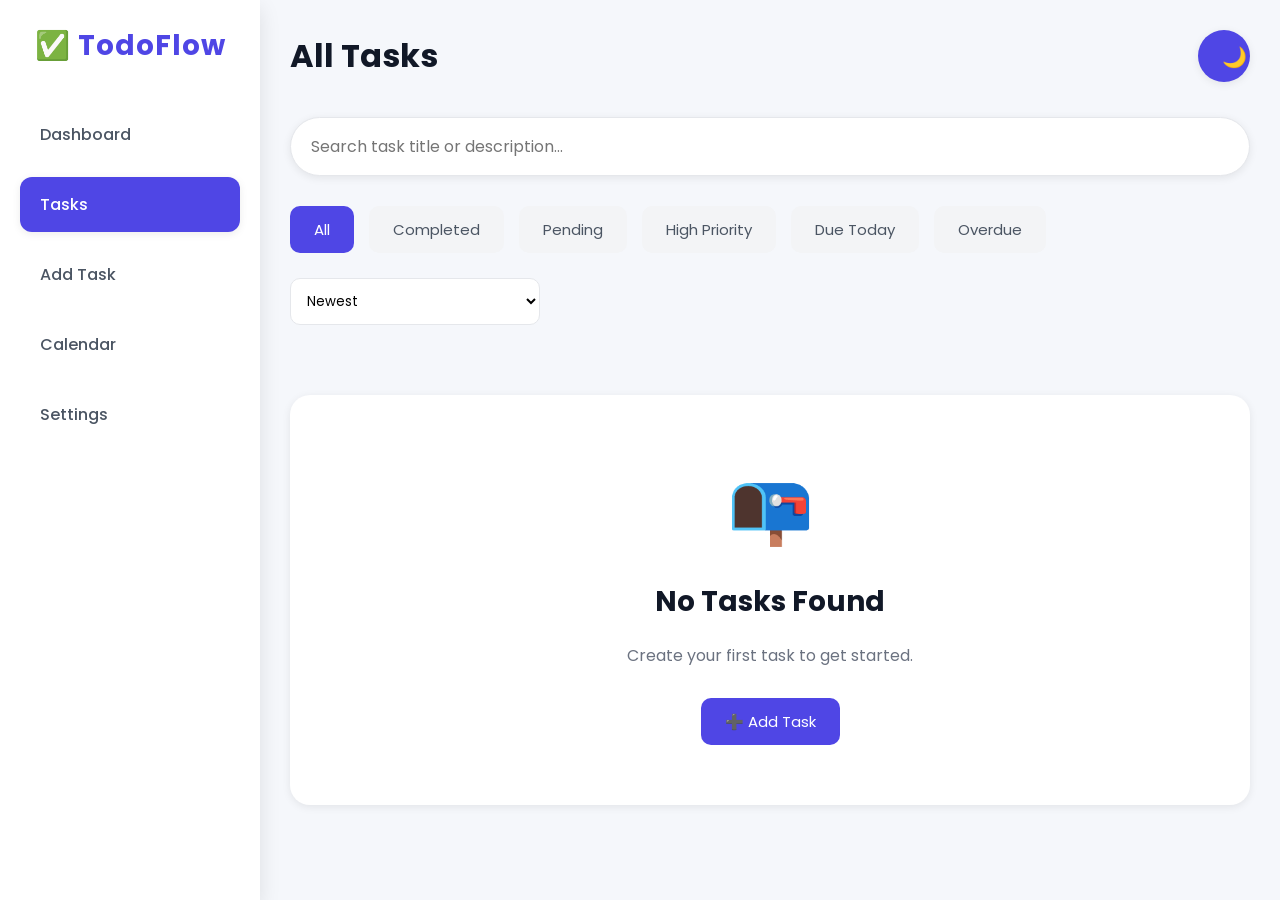
<file: tasks.html>
<!DOCTYPE html>
<html lang="en">

<head>

    <meta charset="UTF-8">
    <meta name="viewport" content="width=device-width, initial-scale=1.0">

    <title>TodoFlow | Tasks</title>

    <!-- CSS -->
    <link rel="stylesheet" href="style.css">
    
</head>

<body>

    <!-- ======================
SIDEBAR
====================== -->

    <aside class="sidebar">


        <div class="logo">
            <h2>✅ TodoFlow</h2>
        </div>

        <nav>

            <a href="index.html">Dashboard</a>

            <a class="active" href="tasks.html">Tasks</a>

            <a href="add-task.html">Add Task</a>

            <a href="calendar.html">Calendar</a>

            <a href="settings.html">Settings</a>

        </nav>

    </aside>



    <!-- ======================
MAIN
====================== -->

    <div class="main">

        <header>

            <h1>

                All Tasks

            </h1>

            <button id="themeToggle">

                🌙

            </button>


        </header>


        <!-- ======================
SEARCH
====================== -->

        <section class="search-section">

            <input type="text" id="searchInput" placeholder="Search task title or description...">

        </section>


        <!-- ======================
FILTERS

====================== -->

        <section class="filters">

            <button class="filter-btn active" data-filter="all">
                All
            </button>

            <button class="filter-btn" data-filter="completed">
                Completed
            </button>

            <button class="filter-btn" data-filter="pending">
                Pending
            </button>

            <button class="filter-btn" data-filter="high">

                High Priority
            </button>

            <button class="filter-btn" data-filter="today">
                Due Today
            </button>

            <button class="filter-btn" data-filter="overdue">
                Overdue
            </button>

        </section>


        <!-- ======================
SORTING
====================== -->

        <section class="sorting">


            <select id="sortTasks">

                <option value="newest">
                    Newest
                </option>

                <option value="oldest">
                    Oldest
                </option>

                <option value="alphabetical">
                    Alphabetical
                </option>

                <option value="priority">
                    Priority
                </option>

                <option value="date">
                    Due Date

                </option>

            </select>

        </section>


        <!-- ======================
TASK LIST
====================== -->

        <section id="taskContainer" class="task-container">

            <!-- JS inserts cards here -->

        </section>


        <!-- ======================
EMPTY STATE

====================== -->

        <section id="emptyState" class="empty-state">

            <h2>

                📭

            </h2>

            <h3>

                No Tasks Found

            </h3>

            <p>

                Create your first task to get started.

            </p>

            <a href="add-task.html">

                <button>

                    ➕ Add Task

                </button>

            </a>

        </section>


    </div>

    <!-- ==================================
EDIT TASK MODAL
=================================== 

-->

    <div class="modal" id="editModal">

        <div class="modal-content">

            <span class="close">

                &times;

            </span>

            <h2>

                Edit Task

            </h2>

            <form id="editTaskForm">

                <input type="text" id="editTitle" placeholder="Task Title">

                <textarea id="editDescription" placeholder="Description">
</textarea>

                <select id="editCategory">

                    <option>📚 School</option>

                    <option>💼 Work</option>

                    <option>🏠 Home</option>

                    <option>🛒 Shopping</option>

                    <option>💪 Fitness</option>

                    <option>🎮 Gaming</option>

                </select>

                <input type="date" id="editDate">

                <input type="time" id="editTime">

                <select id="editPriority">

                    <option>Low</option>

                    <option>Medium</option>

                    <option>High</option>

                </select>

                <input type="color" id="editColor">

                <input type="text" id="editEmoji" placeholder="Emoji">

                <div class="modal-buttons">

                    <button type="submit">

                        Save Changes

                    </button>

                    <button type="button" id="cancelEdit">

                        Cancel

                    </button>

                </div>

            </form>


        </div>

    </div>


    <!-- ==================================
DELETE MODAL
=================================== -->

    <div class="modal" id="deleteModal">

        <div class="modal-content">

            <h2>

                Delete Task

            </h2>


            <p>

                Are you sure you want to delete this task?

            </p>

            <div class="modal-buttons">

                <button id="confirmDelete">

                    Delete

                </button>

                <button id="cancelDelete">

                    Cancel

                </button>

            </div>

        </div>

    </div>


    <!-- ======================
TOAST
====================== -->

    <div id="toastContainer"></div>


    <!-- ======================
JAVASCRIPT
====================== -->

    <script src="storage.js"></script>

    <script src="tasks.js"></script>


    <script src="filter.js"></script>

    <script src="search.js"></script>

    <script src="sort.js"></script>

    <script src="modal.js"></script>

    <script src="theme.js"></script>

    <script src="toast.js"></script>

    <script src="script.js"></script>

</body>

</html>
</file>
<file: style.css>
/* =====================================================
   TODOFLOW
   Global Styles
   Author: Your Name
   Version: 1.0
===================================================== */

/* ==========================
   GOOGLE FONT
========================== */

@import url('https://fonts.googleapis.com/css2?family=Poppins:wght@300;400;500;600;700;800&display=swap');


/* ==========================

   CSS VARIABLES
========================== */

:root {

    /* Primary Colors */

    --primary: #4F46E5;
    --secondary: #6366F1;
    --accent: #22C55E;

    /* Status Colors */

    --success: #16A34A;
    --warning: #F59E0B;
    --danger: #EF4444;
    --info: #0EA5E9;

    /* Neutral Colors */

    --white: #ffffff;

    --black: #111827;

    --gray-100: #F9FAFB;
    --gray-200: #F3F4F6;
    --gray-300: #E5E7EB;
    --gray-400: #D1D5DB;
    --gray-500: #9CA3AF;
    --gray-600: #6B7280;
    --gray-700: #4B5563;
    --gray-800: #374151;
    --gray-900: #1F2937;

    /* Background */

    --background: #F5F7FB;

    /* Sidebar */

    --sidebar-width: 260px;

    /* Radius */


    --radius-sm: 8px;
    --radius-md: 12px;
    --radius-lg: 18px;
    --radius-xl: 25px;

    /* Shadow */

    --shadow-sm: 0 2px 8px rgba(0, 0, 0, .08);

    --shadow-md: 0 8px 20px rgba(0, 0, 0, .10);

    --shadow-lg: 0 15px 35px rgba(0, 0, 0, .18);

    /* Transition */

    --transition: .35s ease;

}

/* ==========================
   DARK MODE VARIABLES
========================== */

body.dark {

    --background: #111827;

    --white: #1F2937;

    --black: #F9FAFB;

    --gray-100: #1F2937;
    --gray-200: #374151;
    --gray-300: #4B5563;
    --gray-400: #6B7280;
    --gray-500: #9CA3AF;
    --gray-600: #D1D5DB;
    --gray-700: #E5E7EB;
    --gray-800: #F3F4F6;
    --gray-900: #FFFFFF;


}


/* ==========================
   RESET
========================== */

* {

    margin: 0;

    padding: 0;

    box-sizing: border-box;

}


html {

    scroll-behavior: smooth;

}


/* ==========================
   BODY
========================== */

body {

    font-family: 'Poppins', sans-serif;

    background: var(--background);

    color: var(--black);

    transition: var(--transition);

    min-height: 100vh;

}


/* ==========================
   LINKS
========================== */

a {

    text-decoration: none;

    color: inherit;

}


/* ==========================
   LISTS
========================== */

ul {


    list-style: none;

}


/* ==========================
   IMAGES
========================== */

img {

    width: 100%;

    display: block;

}


/* ==========================
   BUTTON

========================== */

button {

    cursor: pointer;

    border: none;

    outline: none;

    font-family: 'Poppins', sans-serif;

}


/* ==========================
   INPUTS
========================== */

input,
textarea,

select {

    font-family: 'Poppins', sans-serif;

    outline: none;

    border: none;

}


/* ==========================
   SCROLLBAR
========================== */

::-webkit-scrollbar {

    width: 10px;

}

::-webkit-scrollbar-track {

    background: var(--gray-200);

}

::-webkit-scrollbar-thumb {

    background: var(--primary);

    border-radius: 20px;

}

::-webkit-scrollbar-thumb:hover {

    background: var(--secondary);

}

/* ==========================
   TEXT SELECTION
========================== */

::selection {

    background: var(--primary);

    color: white;

}

/* =====================================================
   SIDEBAR
===================================================== */

.sidebar {
    position: fixed;
    top: 0;
    left: 0;

    width: var(--sidebar-width);
    height: 100vh;
    background: var(--white);
    box-shadow: var(--shadow-md);
    padding: 25px 20px;
    display: flex;
    flex-direction: column;
    justify-content: flex-start;
    transition: var(--transition);
    z-index: 1000;
}

.logo {
    text-align: center;
    margin-bottom: 40px;
}

.logo h2 {
    color: var(--primary);
    font-size: 28px;
    font-weight: 700;

    letter-spacing: 1px;
}

.sidebar nav {
    display: flex;
    flex-direction: column;
    gap: 15px;
}

.sidebar nav a {
    display: flex;
    align-items: center;
    padding: 15px 20px;
    border-radius: var(--radius-md);
    color: var(--gray-700);
    font-size: 16px;
    font-weight: 500;
    transition: var(--transition);
}

.sidebar nav a:hover {

    background: var(--primary);
    color: var(--white);
    transform: translateX(6px);
}

.sidebar nav a.active {
    background: var(--primary);
    color: var(--white);
    box-shadow: var(--shadow-sm);
}


/* =====================================================
   MAIN CONTENT
===================================================== */

.main {
    margin-left: var(--sidebar-width);

    min-height: 100vh;
    padding: 30px;
    transition: var(--transition);
}


/* =====================================================
   HEADER
===================================================== */

header {
    display: flex;
    justify-content: space-between;
    align-items: center;
    margin-bottom: 35px;
    flex-wrap: wrap;
    gap: 20px;
}


header h1 {
    font-size: 32px;
    font-weight: 700;
    color: var(--black);
}

header p {
    color: var(--gray-600);
    margin-top: 6px;
    font-size: 15px;
}

.header-right {
    display: flex;
    align-items: center;
    gap: 15px;
}


/* 

=====================================================
   THEME BUTTON
===================================================== */

#themeToggle {
    width: 52px;
    height: 52px;
    border-radius: 50%;
    background: var(--primary);
    color: white;
    font-size: 20px;
    display: grid;
    place-items: center;
    transition: var(--transition);
    box-shadow: var(--shadow-sm);
}

#themeToggle:hover {
    transform: rotate(180deg) scale(1.08);

    background: var(--secondary);
}


/* =====================================================
   PAGE TITLES
===================================================== */

section h2 {
    margin-bottom: 20px;
    font-size: 24px;
    font-weight: 600;
    color: var(--black);
}


/* =====================================

================
   GLOBAL CONTAINERS
===================================================== */

.container {
    width: 100%;
    max-width: 1400px;
    margin: auto;
}


/* =====================================================
   SPACING UTILITIES
===================================================== */

.mt-1 {
    margin-top: 10px;

}

.mt-2 {
    margin-top: 20px;
}

.mt-3 {
    margin-top: 30px;
}

.mt-4 {
    margin-top: 40px;
}

.mb-1 {
    margin-bottom: 10px;
}

.mb-2 {
    margin-bottom: 20px;
}


.mb-3 {
    margin-bottom: 30px;
}

.mb-4 {
    margin-bottom: 40px;
}

/* =====================================================
   DASHBOARD CARDS
===================================================== */

.dashboard {
    display: grid;
    grid-template-columns: repeat(auto-fit, minmax(220px, 1fr));
    gap: 25px;
    margin-bottom: 35px;
}


.card,
.summary-card,
.settings-card {

    background: var(--white);

    border-radius: var(--radius-lg);

    padding: 25px;

    box-shadow: var(--shadow-sm);

    transition: var(--transition);

}

.card:hover,
.summary-card:hover,
.settings-card:hover {

    transform: translateY(-8px);

    box-shadow: var(--shadow-lg);

}

.card h3,
.summary-card h3 {

    color: var(--gray-600);

    margin-bottom: 12px;

    font-size: 18px;

}

.card h1,
.summary-card h1 {

    font-size: 40px;


    color: var(--primary);

}


/* =====================================================
   PROGRESS BAR
===================================================== */

.progress-section {

    background: var(--white);

    padding: 25px;

    border-radius: var(--radius-lg);

    box-shadow: var(--shadow-sm);

    margin-bottom: 35px;

}

.progress-bar {

    width: 100%;

    height: 18px;

    background: var(--gray-300);

    border-radius: 50px;

    overflow: hidden;

    margin: 20px 0;

}


#progressFill {

    width: 0%;

    height: 100%;

    background: linear-gradient(90deg,
            var(--primary),
            var(--accent));

    transition: .7s;

}

#progressText {

    font-weight: 600;

    color: var(--primary);

}


/* =====================================================
   BUTTONS
===================================================== */

button {

    background: var(--primary);

    color: white;

    padding: 12px 24px;

    border-radius: 10px;


    font-size: 15px;

    transition: var(--transition);

}

button:hover {

    background: var(--secondary);

    transform: translateY(-3px);

}

button:active {

    transform: scale(.95);

}


/* =====================================================
   FORM
===================================================== */

.task-form {

    background: var(--white);

    padding: 30px;

    border-radius: 20px;

    box-shadow: var(--shadow-sm);

    margin-bottom: 40px;

}


.task-form label {

    display: block;

    margin-top: 18px;

    margin-bottom: 8px;

    font-weight: 600;

}

.task-form input,

.task-form textarea,

.task-form select {

    width: 100%;

    padding: 14px;

    border: 1px solid var(--gray-300);

    border-radius: 10px;

    background: var(--gray-100);

    transition: .3s;

}

.task-form textarea {

    resize: vertical;

}

.task-form input:focus,

.task-form textarea:focus,


.task-form select:focus {

    border-color: var(--primary);

}


/* =====================================================
   SEARCH
===================================================== */

.search-section {

    margin-bottom: 30px;

}

.search-section input {

    width: 100%;

    padding: 16px 20px;

    border-radius: 50px;

    background: var(--white);

    box-shadow: var(--shadow-sm);

    border: 1px solid var(--gray-300);

    font-size: 16px;

}


/* =====================================

================
   FILTER BUTTONS
===================================================== */

.filters {

    display: flex;

    flex-wrap: wrap;

    gap: 15px;

    margin-bottom: 25px;

}

.filter-btn {

    background: var(--gray-200);

    color: var(--gray-700);

}

.filter-btn.active {

    background: var(--primary);

    color: white;

}


/* =====================================================
   SORTING
===================================================== */

.sorting {


    margin-bottom: 30px;

}

.sorting select {

    width: 250px;

    padding: 12px;

    border-radius: 10px;

    border: 1px solid var(--gray-300);

    background: var(--white);

}


/* 

=====================================================
   FORM BUTTON GROUP
===================================================== */

.form-buttons {

    display: flex;

    gap: 15px;

    flex-wrap: wrap;

    margin-top: 30px;

}

/* =====================================================
   DASHBOARD CARDS
=====================================

================ */

.dashboard {
    display: grid;
    grid-template-columns: repeat(auto-fit, minmax(220px, 1fr));
    gap: 25px;
    margin-bottom: 35px;
}

.card,
.summary-card,
.settings-card {

    background: var(--white);

    border-radius: var(--radius-lg);

    padding: 25px;

    box-shadow: var(--shadow-sm);


    transition: var(--transition);

}

.card:hover,
.summary-card:hover,
.settings-card:hover {

    transform: translateY(-8px);

    box-shadow: var(--shadow-lg);

}

.card h3,
.summary-card h3 {

    color: var(--gray-600);

    margin-bottom: 12px;


    font-size: 18px;

}

.card h1,
.summary-card h1 {

    font-size: 40px;

    color: var(--primary);

}


/* =====================================================
   PROGRESS BAR
===================================================== */


.progress-section {

    background: var(--white);

    padding: 25px;

    border-radius: var(--radius-lg);

    box-shadow: var(--shadow-sm);

    margin-bottom: 35px;

}

.progress-bar {

    width: 100%;

    height: 18px;

    background: var(--gray-300);

    border-radius: 50px;

    overflow: hidden;

    margin: 20px 0;

}

#progressFill {

    width: 0%;

    height: 100%;

    background: linear-gradient(90deg,
            var(--primary),
            var(--accent));


    transition: .7s;

}

#progressText {

    font-weight: 600;

    color: var(--primary);

}


/* =====================================================
   BUTTONS
===================================================== */

button {

    background: var(--primary);

    color: white;

    padding: 12px 24px;

    border-radius: 10px;

    font-size: 15px;

    transition: var(--transition);

}

button:hover {

    background: var(--secondary);

    transform: translateY(-3px);


}

button:active {

    transform: scale(.95);

}


/* =====================================================
   FORM
===================================================== */

.task-form {

    background: var(--white);

    padding: 30px;

    border-radius: 20px;

    box-shadow: var(--shadow-sm);

    margin-bottom: 40px;

}

.task-form label {

    display: block;

    margin-top: 18px;

    margin-bottom: 8px;

    font-weight: 600;

}


.task-form input,

.task-form textarea,

.task-form select {

    width: 100%;

    padding: 14px;

    border: 1px solid var(--gray-300);

    border-radius: 10px;

    background: var(--gray-100);

    transition: .3s;

}

.task-form textarea {

    resize: vertical;

}

.task-form input:focus,

.task-form textarea:focus,

.task-form select:focus {

    border-color: var(--primary);

}


/* =====================================================
   SEARCH

===================================================== */

.search-section {

    margin-bottom: 30px;

}

.search-section input {

    width: 100%;

    padding: 16px 20px;

    border-radius: 50px;

    background: var(--white);

    box-shadow: var(--shadow-sm);

    border: 1px solid var(--gray-300);

    font-size: 16px;

}


/* =====================================================
   FILTER BUTTONS
===================================================== */

.filters {

    display: flex;

    flex-wrap: wrap;

    gap: 15px;


    margin-bottom: 25px;

}

.filter-btn {

    background: var(--gray-200);

    color: var(--gray-700);

}

.filter-btn.active {

    background: var(--primary);

    color: white;

}


/* =====================================================
   SORTING
===================================================== */

.sorting {

    margin-bottom: 30px;

}

.sorting select {

    width: 250px;

    padding: 12px;

    border-radius: 10px;


    border: 1px solid var(--gray-300);

    background: var(--white);

}


/* =====================================================
   FORM BUTTON GROUP
===================================================== */

.form-buttons {

    display: flex;

    gap: 15px;

    flex-wrap: wrap;

    margin-top: 30px;

}

/* =====================================================
   TASK CONTAINER
===================================================== */

.task-container {
    display: grid;
    grid-template-columns: repeat(auto-fill, minmax(340px, 1fr));
    gap: 25px;
    margin-bottom: 40px;
}


/* 

=====================================================
   TASK CARD
===================================================== */

.task-card {
    background: var(--white);
    border-radius: 20px;
    padding: 25px;
    box-shadow: var(--shadow-sm);
    transition: var(--transition);
    position: relative;
    overflow: hidden;
    border-left: 6px solid var(--primary);
}

.task-card:hover {
    transform: translateY(-8px);
    box-shadow: var(--shadow-lg);
}


.task-header {
    display: flex;
    justify-content: space-between;
    align-items: center;
    margin-bottom: 15px;
}

.task-title {
    display: flex;
    align-items: center;
    gap: 12px;
}

.task-title h3 {
    font-size: 22px;
    color: var(--black);
}

.task-emoji {
    font-size: 30px;

}

.task-description {
    color: var(--gray-700);
    line-height: 1.7;
    margin: 20px 0;
}


/* =====================================================
   TASK DETAILS
===================================================== */

.task-details {
    display: flex;
    flex-direction: column;
    gap: 10px;
    margin-top: 20px;

}

.task-info {
    display: flex;
    justify-content: space-between;
    align-items: center;
    font-size: 15px;
}

.task-label {
    font-weight: 600;
    color: var(--gray-700);
}

.task-value {
    color: var(--gray-600);
}


/* =====================================

================
   CATEGORY TAG
===================================================== */

.category-tag {
    display: inline-block;
    padding: 7px 14px;
    border-radius: 50px;
    background: rgba(79, 70, 229, .12);
    color: var(--primary);
    font-size: 13px;
    font-weight: 600;
}


/* =====================================================
   PRIORITY BADGES
=====================================

================ */

.priority {
    padding: 8px 15px;
    border-radius: 50px;
    color: white;
    font-size: 13px;
    font-weight: 600;
}

.priority.low {
    background: #22C55E;
}

.priority.medium {
    background: #F59E0B;
}

.priority.high {
    background: #EF4444;
}



/* =====================================================
   TASK ACTIONS
===================================================== */

.task-actions {
    display: flex;
    justify-content: space-between;
    gap: 10px;
    margin-top: 25px;
}

.task-actions button {
    flex: 1;
}

/* =====================================================
   COMPLETED TASK
===================================================== */

.completed {
    opacity: .75;
}

.completed .task-title h3 {
    text-decoration: line-through;
}

.completed::after {
    content: "✔ Completed";
    position: absolute;
    top: 15px;
    right: -35px;
    background: var(--success);

    color: white;
    padding: 6px 45px;
    transform: rotate(40deg);
    font-size: 12px;
    font-weight: 600;
}


/* =====================================================
   EMPTY STATE
===================================================== */

.empty-state {
    background: var(--white);
    padding: 60px 30px;
    border-radius: 20px;
    text-align: center;
    box-shadow: var(--shadow-sm);

}

.empty-state h2 {
    font-size: 70px;
}

.empty-state h3 {
    margin: 20px 0;
    font-size: 28px;
}

.empty-state p {
    color: var(--gray-600);
    margin-bottom: 30px;
}


/* =====================================================
   LIVE PREVIEW

===================================================== */

.preview {
    margin-top: 40px;
}

.preview-card {
    background: var(--white);
    padding: 25px;
    border-radius: 20px;
    box-shadow: var(--shadow-sm);
    border-left: 6px solid var(--accent);
}

.preview-header {
    display: flex;
    align-items: center;
    gap: 15px;
    margin-bottom: 20px;
}


.preview-header span {
    font-size: 32px;
}

.preview-footer {
    display: flex;
    justify-content: space-between;
    margin-top: 20px;
    flex-wrap: wrap;
    gap: 10px;
}


/* =====================================================
   QUICK ACTIONS
===================================================== */

.quick-actions {
    display: flex;
    gap: 20px;
    margin-top: 40px;
    flex-wrap: wrap;
}

.quick-actions button {
    min-width: 180px;
}


/* =====================================================
   FOOTER
===================================================== */

footer {
    margin-top: 50px;

    padding: 20px;
    text-align: center;
    color: var(--gray-600);
    border-top: 1px solid var(--gray-300);
}

/* =====================================================
   MODAL
===================================================== */

.modal {

    position: fixed;

    top: 0;

    left: 0;

    width: 100%;

    height: 100vh;

    background: rgba(0, 0, 0, .55);

    display: none;

    justify-content: center;

    align-items: center;

    z-index: 5000;

    backdrop-filter: blur(6px);

}

.modal.active {

    display: flex;

    animation: fadeIn .35s ease;


}

.modal-content {

    width: 90%;

    max-width: 550px;

    background: var(--white);

    border-radius: 20px;

    padding: 30px;

    box-shadow: var(--shadow-lg);

    animation: scaleUp .35s ease;

}

.modal-content h2 {

    margin-bottom: 20px;

}

.modal-content p {

    color: var(--gray-600);

    margin-bottom: 25px;

}

.modal-buttons {

    display: flex;

    justify-content: flex-end;

    gap: 15px;


    margin-top: 25px;

}

.close {

    float: right;

    font-size: 30px;

    cursor: pointer;

    color: var(--gray-500);

}

.close:hover {

    color: var(--danger);

}


/* =====================================================
   TOAST NOTIFICATION
===================================================== */

#toastContainer {

    position: fixed;

    top: 25px;

    right: 25px;

    display: flex;

    flex-direction: column;


    gap: 15px;

    z-index: 6000;

}

.toast {

    min-width: 280px;

    background: var(--white);

    border-left: 6px solid var(--success);

    padding: 18px;

    border-radius: 12px;

    box-shadow: var(--shadow-md);

    animation: slideIn .4s ease;

}

.toast.error {

    border-left-color: var(--danger);

}

.toast.warning {

    border-left-color: var(--warning);

}

.toast.info {

    border-left-color: var(--info);

}


.toast-title {

    font-weight: 600;

    margin-bottom: 6px;

}

.toast-message {

    font-size: 14px;

    color: var(--gray-600);

}


/* =====================================================

   LOADING SPINNER
===================================================== */

.loader {

    width: 70px;

    height: 70px;

    border: 8px solid var(--gray-300);

    border-top: 8px solid var(--primary);

    border-radius: 50%;

    animation: spin 1s linear infinite;

}

.loader-container {


    position: fixed;

    inset: 0;

    display: flex;

    justify-content: center;

    align-items: center;

    background: rgba(255, 255, 255, .8);

    backdrop-filter: blur(4px);

    z-index: 7000;

}


/* 

=====================================================
   LOADER TEXT
===================================================== */

.loader-text {

    margin-top: 20px;

    text-align: center;

    color: var(--primary);

    font-weight: 600;

    font-size: 18px;

}

/* =====================================================
   ANIMATIONS
===================================================== */

@keyframes spin {

    from {

        transform: rotate(0deg);

    }

    to {

        transform: rotate(360deg);

    }

}

@keyframes fadeIn {

    from {

        opacity: 0;

    }

    to {

        opacity: 1;

    }

}

@keyframes scaleUp {

    from {


        transform: scale(.8);

        opacity: 0;

    }

    to {

        transform: scale(1);

        opacity: 1;

    }

}

@keyframes slideIn {

    from {

        transform: translateX(100px);

        opacity: 0;

    }

    to {

        transform: translateX(0);

        opacity: 1;

    }

}

/* =====================================================
   SETTINGS PAGE
===================================================== */

.settings-card {

    margin-bottom: 30px;

}

.settings-card h2 {

    margin-bottom: 20px;

}

.settings-card button {

    margin-right: 10px;

    margin-bottom: 12px;

}

.settings-card input {


    width: 100%;

    padding: 14px;

    margin: 15px 0;

    border: 1px solid var(--gray-300);

    border-radius: 10px;

    background: var(--gray-100);

}


/* =====================================================
   THEME COLORS
=====================================

================ */

.theme-colors {

    display: flex;

    gap: 18px;

    flex-wrap: wrap;

    margin-top: 15px;

}

.theme {

    width: 45px;

    height: 45px;

    border-radius: 50%;


    cursor: pointer;

    transition: .3s;

    border: 3px solid white;

    box-shadow: var(--shadow-sm);

}

.theme:hover {

    transform: scale(1.15);

}

.theme.blue {

    background: #4F46E5;

}

.theme.green {

    background: #22C55E;

}

.theme.purple {

    background: #7C3AED;

}

.theme.orange {

    background: #F97316;

}

.theme.red {


    background: #EF4444;

}


/* =====================================================
   CATEGORY LIST
===================================================== */

#categoryList {

    margin-top: 20px;

    display: flex;

    flex-wrap: wrap;

    gap: 10px;

}

#categoryList span {

    background: var(--primary);

    color: white;

    padding: 8px 14px;

    border-radius: 50px;

    font-size: 14px;

}


/* =====================================

================
   POMODORO TIMER
===================================================== */

#timer {

    font-size: 64px;

    font-weight: 700;

    text-align: center;

    margin: 25px 0;

    color: var(--primary);

    letter-spacing: 2px;

}


/* =====================================================
   VOICE BUTTON
===================================================== */

#voiceButton {

    width: 100%;

    padding: 18px;

    font-size: 18px;

    font-weight: 600;

}

/* =====================================================
   DANGER ZONE
===================================================== */

.danger {

    border-left: 6px solid var(--danger);

}

.danger button {

    background: var(--danger);

}

.danger button:hover {

    background: #dc2626;

}


/* ===========================
   Loading Modal
=========================== */

.loading-modal {
    position: fixed;
    inset: 0;
    background: rgba(0, 0, 0, .35);

    backdrop-filter: blur(8px);
    display: flex;
    justify-content: center;
    align-items: center;

    opacity: 0;
    visibility: hidden;

    transition: .35s;
    z-index: 9999;
}

.loading-modal.active {
    opacity: 1;
    visibility: visible;
}

.loading-box {
    background: white;
    padding: 35px;
    border-radius: 18px;

    width: 300px;
    text-align: center;
    box-shadow: 0 20px 50px rgba(0, 0, 0, .2);

    animation: pop .3s ease;
}

@keyframes pop {
    from {
        transform: scale(.8);
        opacity: 0;
    }

    to {
        transform: scale(1);
        opacity: 1;
    }
}

.spinner {
    width: 65px;
    height: 65px;

    border: 6px solid #ddd;
    border-top: 6px solid #4CAF50;
    border-radius: 50%;

    margin: auto;
    margin-bottom: 20px;

    animation: spin 1s linear infinite;
}

@keyframes spin {
    from {
        transform: rotate(0deg);
    }

    to {
        transform: rotate(360deg);
    }
}
</file>
